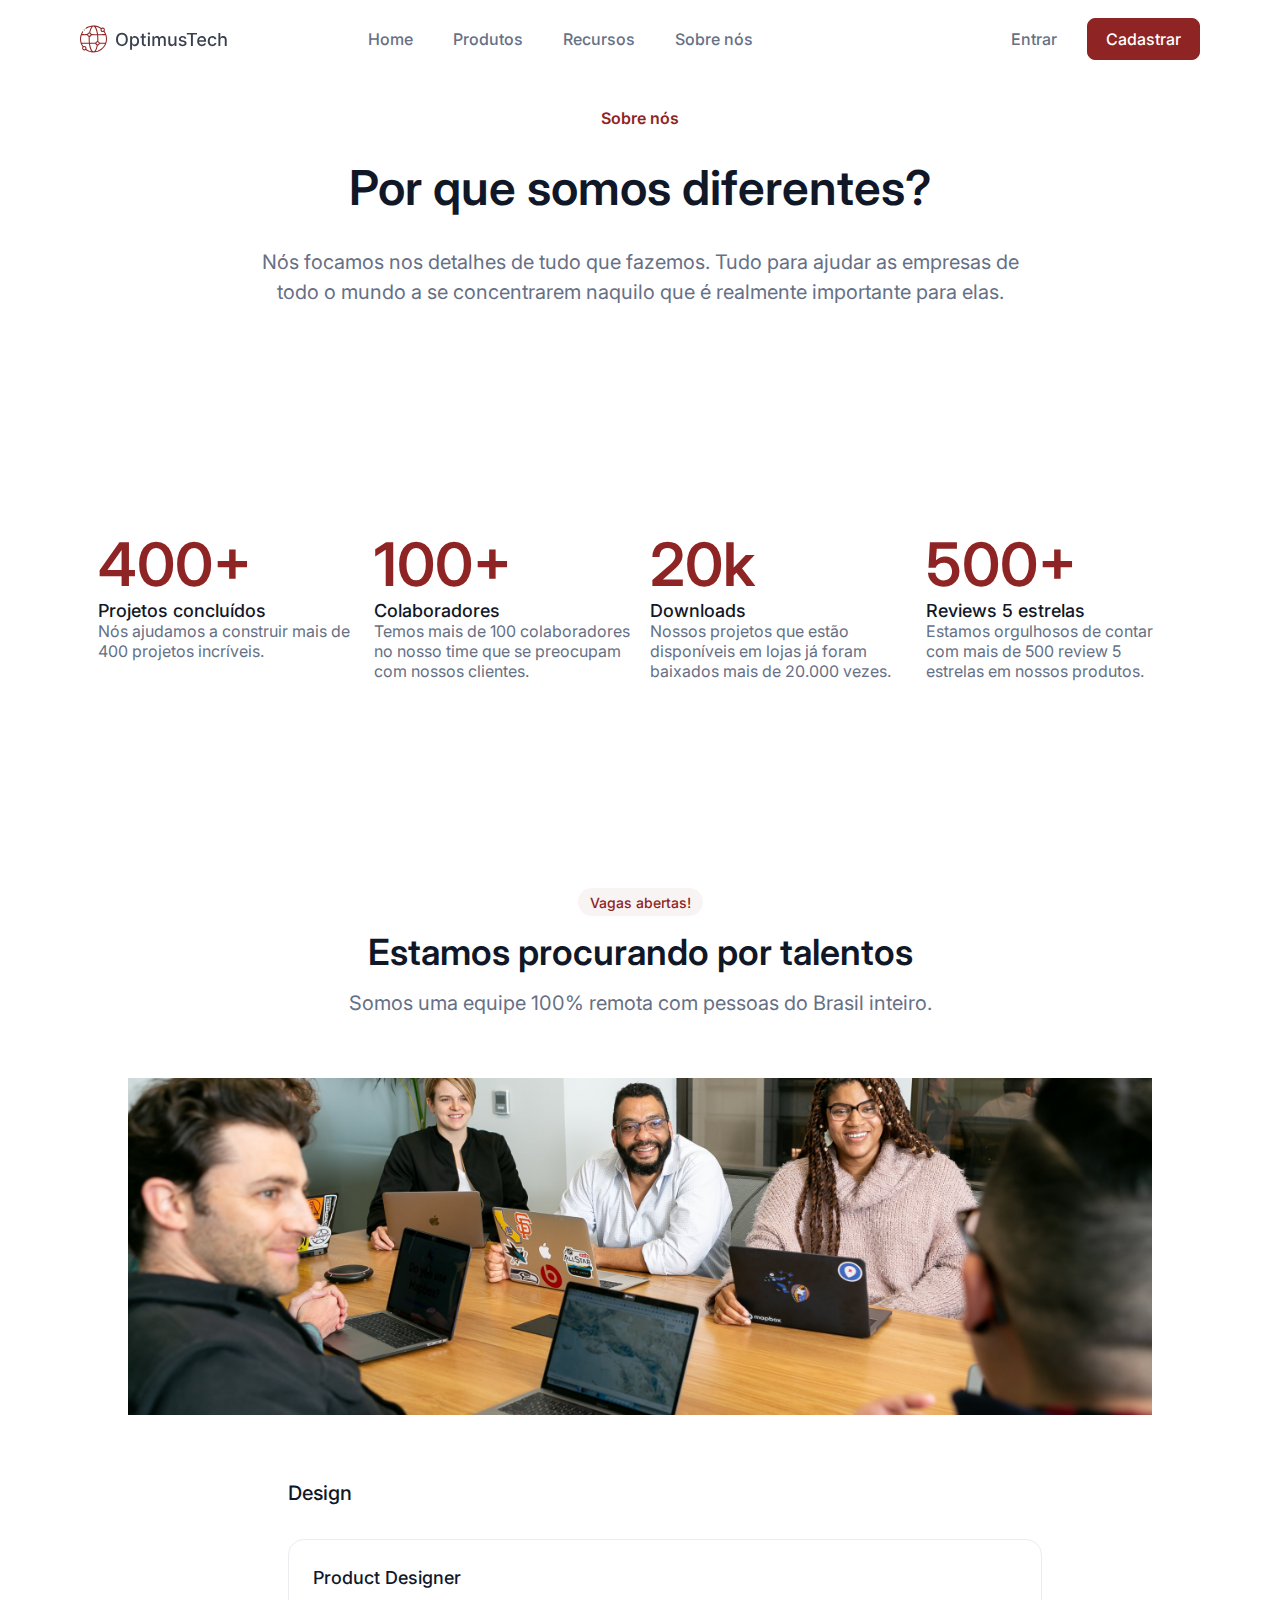
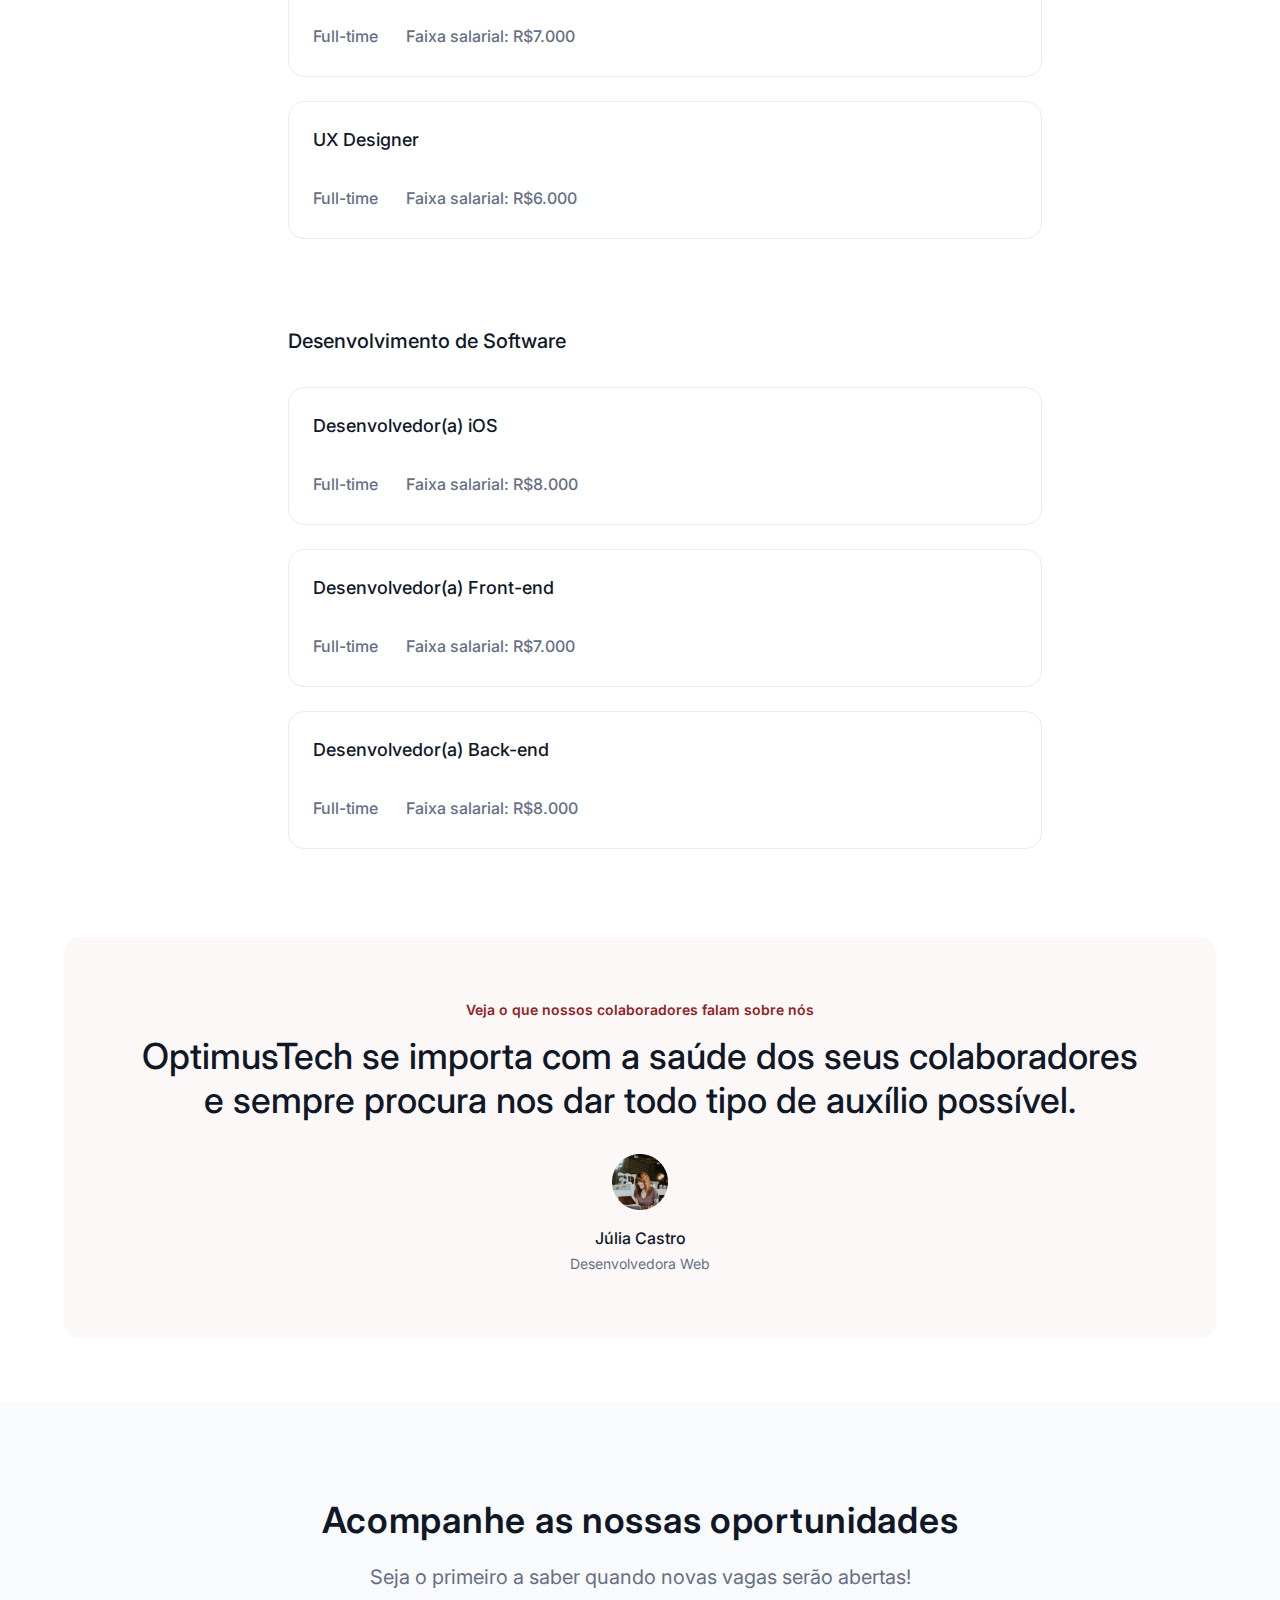
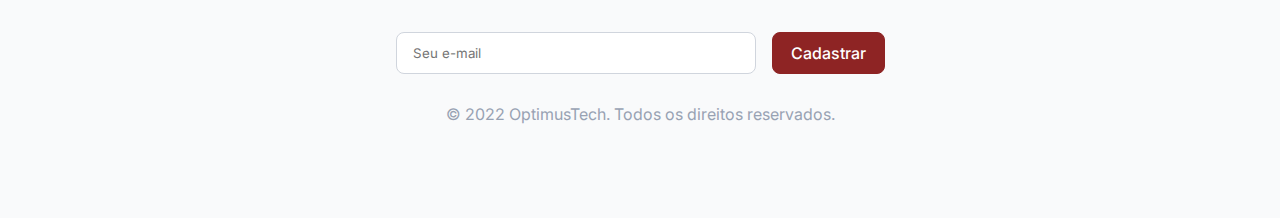
<file: pagina-contratacoes/index.html>
<!DOCTYPE html>
<html lang="en">

<head>
    <meta charset="UTF-8">
    <meta http-equiv="X-UA-Compatible" content="IE=edge">
    <meta name="viewport" content="width=device-width, initial-scale=1.0">
    <meta name="theme-color" content="#8E2424"/>
    <link rel="stylesheet" href="style/navbar.css">
    <link rel="stylesheet" href="style/header.css">
    <link rel="stylesheet" href="style/section-metricas.css">
    <link rel="stylesheet" href="style/section-talentos.css">
    <link rel="stylesheet" href="style/vagas.css">
    <link rel="stylesheet" href="style/depoimento.css">
    <link rel="stylesheet" href="style/rodape.css">
    <link rel="stylesheet" href="style/responsive.css">

    <link rel="shortcut icon" href="img/world-logo.png" type="image/x-icon">
    <link
        href="https://fonts.googleapis.com/css2?family=Inter:wght@400;500&family=Italianno&family=Montserrat:wght@500&display=swap"
        rel="stylesheet">
    <!--favicon link para colcoar logo na aba do navegador-->
    <!--cor de tema; <meta name="teheme-color" content=#color> -->
    <title>Contratações</title>
</head>

<body>
    <!--Menu de navegação-->
    <nav class="navbar">
        <div class="container">
            <img class="logo" src="/pagina-contratacoes/img/logo.svg" alt="logo">
            <div class="nav-content">
                <ul>
                    <li class="links">
                        <a href="#">Home</a>
                    </li>
                    <li class="links">
                        <a href="#">Produtos</a>
                    </li>
                    <li class="links">
                        <a href="#">Recursos</a>
                    </li>
                    <li class="links">
                        <a href="#">Sobre nós</a>
                    </li>
                </ul>
            </div>
            <div class="buttons">
                <button type="button" class="button-entrar">Entrar</button>
                <button type="button" class="button-cadastrar">Cadastrar</button>
            </div>
        </div>
    </nav>

    <!--Cabeçalho da página-->
    <header class="cabeçalho">
        <h4 class="sobre">Sobre nós</h4>
        <h1 class="titulo-main">Por que somos diferentes?</h1>
        <p class="paragrafo-main">Nós focamos nos detalhes de tudo que fazemos. Tudo para ajudar as empresas de todo o
            mundo a se concentrarem naquilo que é realmente importante para elas.</p>
    </header>

    <!--Seção das metricas da empresa-->
    <section class="metricas-container">
        <div class="card-metrica metrica-1">
            <h2>400+</h2>
            <h6>Projetos concluídos</h6>
            <p>Nós ajudamos a construir mais de 400 projetos incríveis.</p>
        </div>
        <div class="card-metrica metrica-2">
            <h2>100+</h2>
            <h6>Colaboradores</h6>
            <p>Temos mais de 100 colaboradores no nosso time que se preocupam com nossos clientes.</p>
        </div>
        <div class="card-metrica metrica-3">
            <h2>20k</h2>
            <h6>Downloads</h6>
            <p>Nossos projetos que estão disponíveis em lojas já foram baixados mais de 20.000 vezes.</p>
        </div>
        <div class="card-metrica metrica-4">
            <h2>500+</h2>
            <h6>Reviews 5 estrelas</h6>
            <p>Estamos orgulhosos de contar com mais de 500 review 5 estrelas em nossos produtos.</p>
        </div>
    </section>

    <!--Seção apresentação antes das vagas-->
    <section class="container-talentos">
        <div class="container-subtitulo">
            <p class="subtitulo">Vagas abertas!</p>
        </div>
        <h3 class="titulo-talentos">Estamos procurando por talentos</h3>
        <p class="descritivo-talentos">Somos uma equipe 100% remota com pessoas do Brasil inteiro.</p>
        <img src="img/ilustracao.png" alt="">
    </section>

    <!--Seção de vagas-->
    <section class="vagas">
        <div class="container-vagas">
            <h3 class="titulo-area">Design</h3>
            <div class="vaga">
                <span class="titulo-vaga">Product Designer</span>
                <div class="informacoes">
                    <span>Full-time</span>
                    <span>Faixa salarial: R$7.000</span>
                </div>
            </div>

            <div class="vaga">
                <span class="titulo-vaga">UX Designer</span>
                <div class="informacoes">
                    <span>Full-time</span>
                    <span>Faixa salarial: R$6.000</span>
                </div>
            </div>
        </div>

        <div class="container-vagas">
            <h3 class="titulo-area">Desenvolvimento de Software</h3>
            <div class="vaga">
                <span class="titulo-vaga">Desenvolvedor(a) iOS</span>
                <div class="informacoes">
                    <span>Full-time</span>
                    <span>Faixa salarial: R$8.000</span>
                </div>
            </div>

            <div class="vaga">
                <span class="titulo-vaga">Desenvolvedor(a) Front-end</span>
                <div class="informacoes">
                    <span>Full-time</span>
                    <span>Faixa salarial: R$7.000</span>
                </div>
            </div>

            <div class="vaga">
                <span class="titulo-vaga">Desenvolvedor(a) Back-end</span>
                <div class="informacoes">
                    <span>Full-time</span>
                    <span>Faixa salarial: R$8.000</span>
                </div>
            </div>
        </div>
    </section>

    <!--Seção de dopoimento-->
    <section class="container-depoimento">
        <h3 class="titulo">Veja o que nossos colaboradores falam sobre nós</h3>
        <p class="depoimento">OptimusTech se importa com a saúde dos seus colaboradores e sempre procura nos dar todo tipo de auxílio possível.</p>
        <img src="img/Avatar.png" alt="Uma mulher em um estabelecimento trabalhando em seu notebook" class="avatar">
        <span class="pessoa">Júlia Castro</span>
        <p class="cargo">Desenvolvedora Web</p>
    </section>

    <!--Seção de rodapé-->
    <section class="container-rodape">
        <h3 class="titulo-rodape">Acompanhe as nossas oportunidades</h3>
        <p class="paragrafo-rodape">Seja o primeiro a saber quando novas vagas serão abertas!</p>
        <form action="" class="container-formulario">
            <input type="text" class="input" placeholder="Seu e-mail">
            <button class="botao-rodape">Cadastrar</button>
        </form>
        <p class="copyright">© 2022 OptimusTech. Todos os direitos reservados.</p>
    </section>

</body>
</html>
</file>
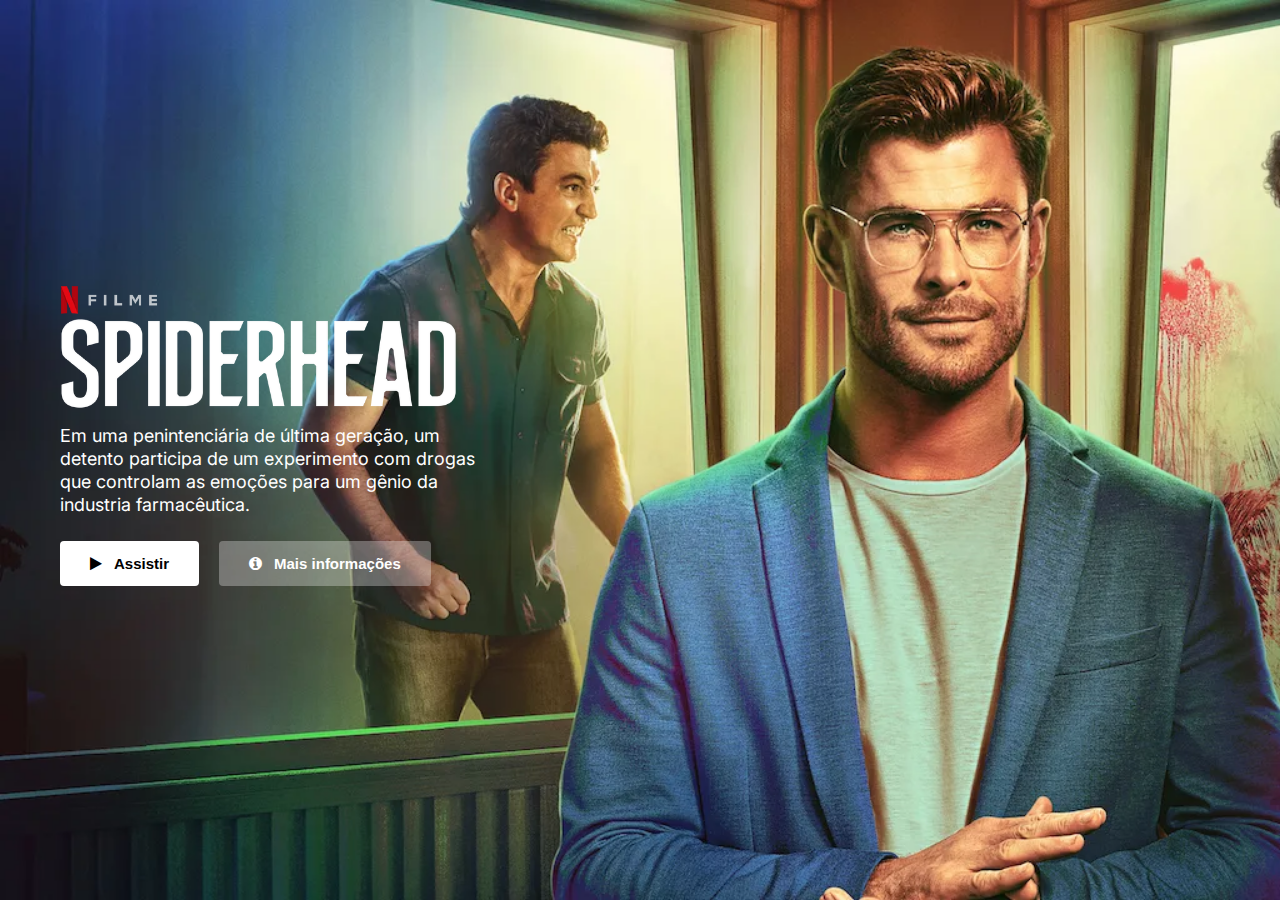
<file: replica-netflix/index.html>
<!DOCTYPE html>
<html lang="pt-br">

<head>
    <meta charset="UTF-8">
    <meta http-equiv="X-UA-Compatible" content="IE=edge">
    <meta name="viewport" content="width=device-width, initial-scale=1.0">
    <title>Clone Netflix</title>
    <link rel="stylesheet" href="https://cdnjs.cloudflare.com/ajax/libs/font-awesome/4.7.0/css/font-awesome.min.css">
    <link rel="stylesheet" href="https://fonts.googleapis.com/css2?family=Inter:wght@400">
    <link rel="shortcut icon" href="/replica-netflix/img/netflix.png" type="image/x-icon">
    <link rel="stylesheet" href="/replica-netflix/src/reset.css">
    <link rel="stylesheet" href="/replica-netflix/src/banner-destaque.css">
</head>

<body>
    <header>

    </header>
    <main>
        <section class="banner-destaque">
            <div class="container-banner-destaque">
                <img src="/replica-netflix/img/poster 1.png" alt="logo do filme que está no banner em destaque"
                    class="logo-filme">
                <p class="paragrafo-titulo-destaque">Em uma penintenciária de última geração, um detento participa de um
                    experimento com drogas que controlam as emoções para um gênio da industria farmacêutica.</p>
                <div class="container-botoes">
                    <button class="botao-assistir"><i class="fa fa-play"></i>Assistir</button>
                    <button class="botao-mais-informacoes"><a class="informacoes"href="#"><i class="fa fa-info-circle"></i>Mais informações</button>
                </div>
            </div>
        </section>
    </main>
    <footer>

    </footer>
</body>

</html>
</file>
<file: pagina-contratacoes/style/navbar.css>
* {
    margin: 0;
    padding: 0;
    font-family: 'Inter', sans-serif;
}

/*VARIAVEIS*/
:root {
    --text-color: #667085;
    --main-color: #8e2424;
}
.navbar {
    width: 100%;
}

.container {
    display: flex;
    flex-direction: row;
    justify-content: space-between;
    align-items: center;
    margin: 18px 80px;
}

.nav-content ul {
    display: flex;
    justify-content: space-around;
    flex-direction: row;
    align-items: center;
    gap: 40px;
    list-style: none;
    gap: 40px;
}

.nav-content ul li a {
    font-size: 16px;
    color: var(--text-color);
    text-decoration: none;
    font-weight: 500;
}

.buttons {
    display: flex;
    flex-direction: row;
    align-items: center;
    padding: 0px;
    gap: 12px;
    margin-left: 100px;
}

.button-entrar {
    border: transparent;
    border-radius: 8px;
    padding: 10px 18px;
    font-size: 16px;
    /* Gray/500 */
    color: var(--text-color);
    background: transparent;
    font-weight: 500;
    cursor: pointer;
}

.button-entrar:hover {
    border: 1px solid var(--main-color);
    border-radius: 8px;
    padding: 10px 18px;
    font-size: 16px;
    /* Gray/500 */
    color: var(--main-color);
    background: transparent;
    font-weight: 500;
    cursor: pointer;
}

.button-cadastrar {
    padding: 10px 18px;
    font-size: 16px;
    background-color: var(--main-color);
    border-radius: 8px;
    border: 1px solid var(--main-color);
    font-weight: 500;
    cursor: pointer;
    transition: 0.5s;
    color: #FFFFFF;
}

.button-cadastrar:hover {
    padding: 10px 18px;
    font-size: 16px;
    background-color: white;
    border-radius: 8px;
    color: var(--text-color);
    border: 1px solid var(--main-color);
    transition: 0.5s;
    font-weight: 500;
    cursor: pointer;
}
</file>
<file: pagina-contratacoes/style/header.css>
/*VARIAVEIS*/
:root {
    --text-color: #667085;
    --main-color: #8E2424;
}

.cabeçalho {
    display: flex;
    flex-direction: column;
    align-items: center;
    width: 100%;
    height: 50vh;

}
 
.sobre {
    width: 100%;
    color: var(--main-color);
    font-weight: 600;
    font-size: 16px;
    text-align: center;
    margin: 30px;
}

.titulo-main {
    margin-bottom: 30px;
    width: 100%;
    font-weight: 600;
    font-size: 48px;
    color: #101828;
    text-align: center;
}

.paragrafo-main {
    width: 60%;
    font-style: normal;
    font-weight: 400;
    font-size: 20px;
    line-height: 30px;
    text-align: center;
    color: var(--text-color);
}
</file>
<file: pagina-contratacoes/style/section-metricas.css>
/*VARIAVEIS*/
:root {
    --text-color: #667085;
    --main-color: #8e2424;
    --text-color-h6: #101828;
}

.metricas-container {
    width: 100%;
    height: 40vh;
    display: flex;
    justify-content: center;
    gap: 20px;
}

.metricas-container h2 {
    font-weight: 600;
    font-size: 60px;
    color: var(--main-color);
}

.metricas-container h6 {
    font-weight: 500;
    font-size: 18px;
    color: var(--text-color-h6);
}

.metricas-container p {
    font-weight: 400;
    font-size: 16px;
    color: var(--text-color);
}

.card-metrica {
    width: 20%;
}
</file>
<file: pagina-contratacoes/style/section-talentos.css>
/*VARIAVEIS*/
:root {
    --text-color: #667085;
    --main-color: #8e2424;
    --text-color-h: #101828;
}

.container-talentos {
    width: 100%;
}

.container-subtitulo {
    display: flex;
    flex-direction: row;
    justify-content: center;
    align-items: center;
}

.subtitulo {
    width: 7.813rem;
    height: 1.75rem;
    font-weight: 500;
    font-size: 14px;
    color: var(--main-color);
    text-align: center;
    background: rgba(142, 36, 36, 0.05);
    border-radius: 16px;
    margin-bottom: 1em;
    display: flex;
    flex-direction: row;
    justify-content: center;
    align-items: center;
}

.titulo-talentos {
    font-weight: 600;
    font-size: 36px;
    text-align: center;
    color: var(--text-color-h);
    line-height: 44px;
    margin-bottom: 0.4em;
}

.descritivo-talentos {
    font-weight: 400;
    font-size: 20px;
    line-height: 30px;
    text-align: center;
    color: var(--text-color);
    margin-bottom: 3em;
}

.container-talentos img {
    width: 80%;
    margin: auto;
    display: block;
}
</file>
<file: pagina-contratacoes/style/vagas.css>
/*VARIAVEIS*/
:root {
    --text-color: #667085;
    --main-color: #8e2424;
    --text-color-h: #101828;
}

.vagas {
    width: 100%;
    display: flex;
    flex-direction: column;
    align-items: center;
}

.container-vagas {
    width: 55%;
    display: flex;
    flex-direction: column;
    align-items: flex-start;
    margin: 64px 64px 0px 64px;
}

.titulo-area {
    width: 100%;
    margin-bottom: 32px;
    font-weight: 500;
    font-size: 20px;
    line-height: 28px;
    color: var(--text-color-h);
}

.vaga {
    width: 100%;
    padding: 24px 24px 28px;
    border: 1px solid #EAECF0;
    border-radius: 16px;
    margin-bottom: 24px;

    display: flex;
    flex-direction: column;
    justify-content: space-between;
    align-items: flex-start;;
}

.titulo-vaga {
    font-weight: 500;
    font-size: 18px;
    color: var(--text-color-h);
    line-height: 28px;
    margin-bottom: 32px;
}

.informacoes span {
    font-weight: 500;
    font-size: 16px;
    line-height: 24px;
    color: var(--text-color);
    margin-right: 24px;
}
</file>
<file: pagina-contratacoes/style/depoimento.css>
/*VARIAVEIS*/
:root {
    --text-color: #667085;
    --main-color: #8E2424;
    --text-color-h: #101828;
}

.container-depoimento {
  margin: 64px auto;
  width: 80%;
  display: flex;
  flex-direction: column;
  align-items: center;  
  padding: 64px;
  background: rgba(196, 25, 25, 0.03);
  border-radius: 16px;
} 

.titulo {
  color: var(--main-color);
  font-weight: 600;
  font-size: 14px;
  margin-bottom: 16px;
}

.depoimento {
  font-weight: 500;
  font-size: 36px;
  line-height: 44px;
  color: var(--text-color-h);
  margin-bottom: 32px;
  text-align: center;
}

.avatar{
    margin-bottom: 16px;
}

.pessoa {
  font-weight: 500;
  font-size: 16px;
  line-height: 24px;
  color: var(--text-color-h);
  margin-bottom: 4px;
}

.cargo {
  font-weight: 400;
  font-size: 14px;
  line-height: 20px;
  color: var(--text-color);
}
</file>
<file: pagina-contratacoes/style/rodape.css>
/*VARIAVEIS*/
:root {
    --text-color: #667085;
    --main-color: #8E2424;
    --text-color-h: #101828;
    --background: #F9FAFB;
}

.container-rodape {
    background-color: var(--background);
    width: 100%;
    display: flex;
    flex-direction: column;
    align-items: center;
}

.titulo-rodape {
    font-weight: 600;
    font-size: 36px;
    line-height: 44px;
    letter-spacing: 0.02em;
    color: var(--text-color-h);
    margin-bottom: 20px;
    margin: 96px 0 20px 0;
}

.paragrafo-rodape {
    font-weight: 400;
    font-size: 20px;
    line-height: 30px;
    color: var(--text-color);
    margin-bottom: 40px;
}

.container-formulario {
    width: 100%;
    display: flex;
    flex-direction: row;
    justify-content: center;
    align-items: center;
    gap: 16px;
    margin-bottom: 32px;
}

.input {
    width: 360px;
    box-sizing: border-box;
    padding: 12px 14px 12px 16px;
    background: #FFFFFF;
    border: 1px solid #D0D5DD;
    border-radius: 8px;
}

.botao-rodape {
    padding: 10px 18px;
    font-size: 16px;
    background-color: var(--main-color);
    border-radius: 8px;
    border: 1px solid var(--main-color);
    font-weight: 500;
    cursor: pointer;
    transition: 0.5s;
    color: #FFFFFF;
}

.botao-rodape:hover {
    padding: 10px 18px;
    font-size: 16px;
    background-color: white;
    border-radius: 8px;
    color: var(--text-color);
    border: 1px solid var(--main-color);
    transition: 0.5s;
    font-weight: 500;
    cursor: pointer;
}

.copyright {
    font-weight: 400;
    font-size: 16px;
    line-height: 16px;
    color: #98A2B3;
    margin: 0 0 96px 0;
}
</file>
<file: pagina-contratacoes/style/responsive.css>
@media screen and (max-width: 1015px) {
    
}
</file>
<file: replica-netflix/src/banner-destaque.css>
body {
    font-family: 'Inter', sans-serif;;
    font-style: normal;
    font-size: 17px;
    background-color: black;
}   

.banner-destaque {
    width: 100%;
    height: 100vh;
    background-image: url(/replica-netflix/img/banner\ 1.png);
    background-size: cover;
    display: flex;
    flex-direction: column;
    align-items: flex-start;
}

.container-banner-destaque {
    width: 100%;
    height: 93vh;
    display: flex;
    flex-direction: column;
    align-items: flex-start;
    justify-content: center;
}

.logo-filme {
    margin: 0 0 15px 60px;
    width: 31%;
}

.paragrafo-titulo-destaque {
    width: 35%;
    color: white;
    font-size: 18px;
    line-height: 23px;
    margin: 0 0 25px 60px;
}

.botao-assistir {
    margin: 0 15px 0 60px;
    background: white;
    padding: 14px 30px;
    border: none;
    border-radius: 4px;
    font-weight: bolder;
    font-size: 15px;
    cursor: pointer;
}

.botao-assistir:hover {
    background-color: rgba(255, 255, 255, 0.777);
}

.botao-mais-informacoes {
    background: rgba(255, 255, 255, 0.3);
    border-radius: 4px;
    padding: 14px 30px;
    border: none;
    color: white;
    font-weight: bolder;
    font-size: 15px;
    cursor: pointer;
}

.botao-mais-informacoes:hover {
    background-color: rgba(109, 109, 110, 0.525);
}

.botao-mais-informacoes, a {
    text-decoration: none;
    color: white;
}

.fa-play, .fa-info-circle {
    margin-right: 12px;
}
</file>
